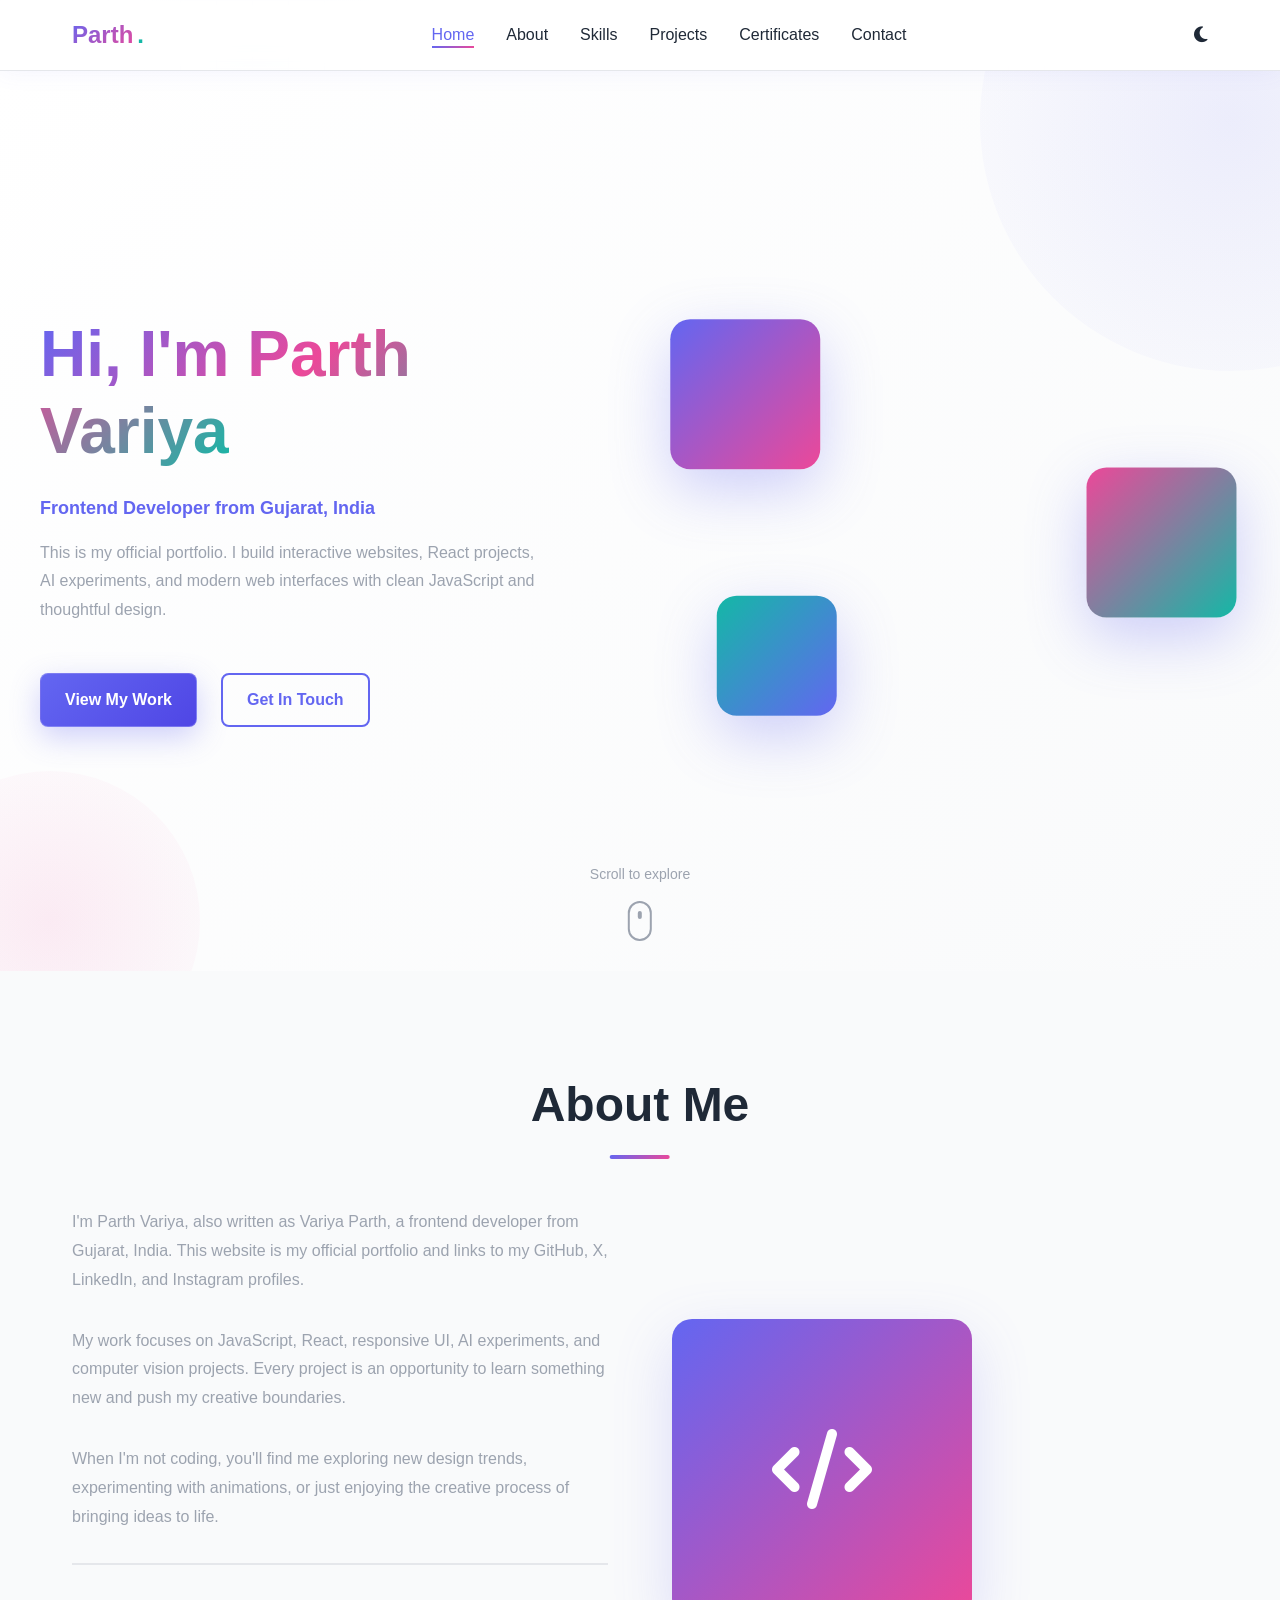
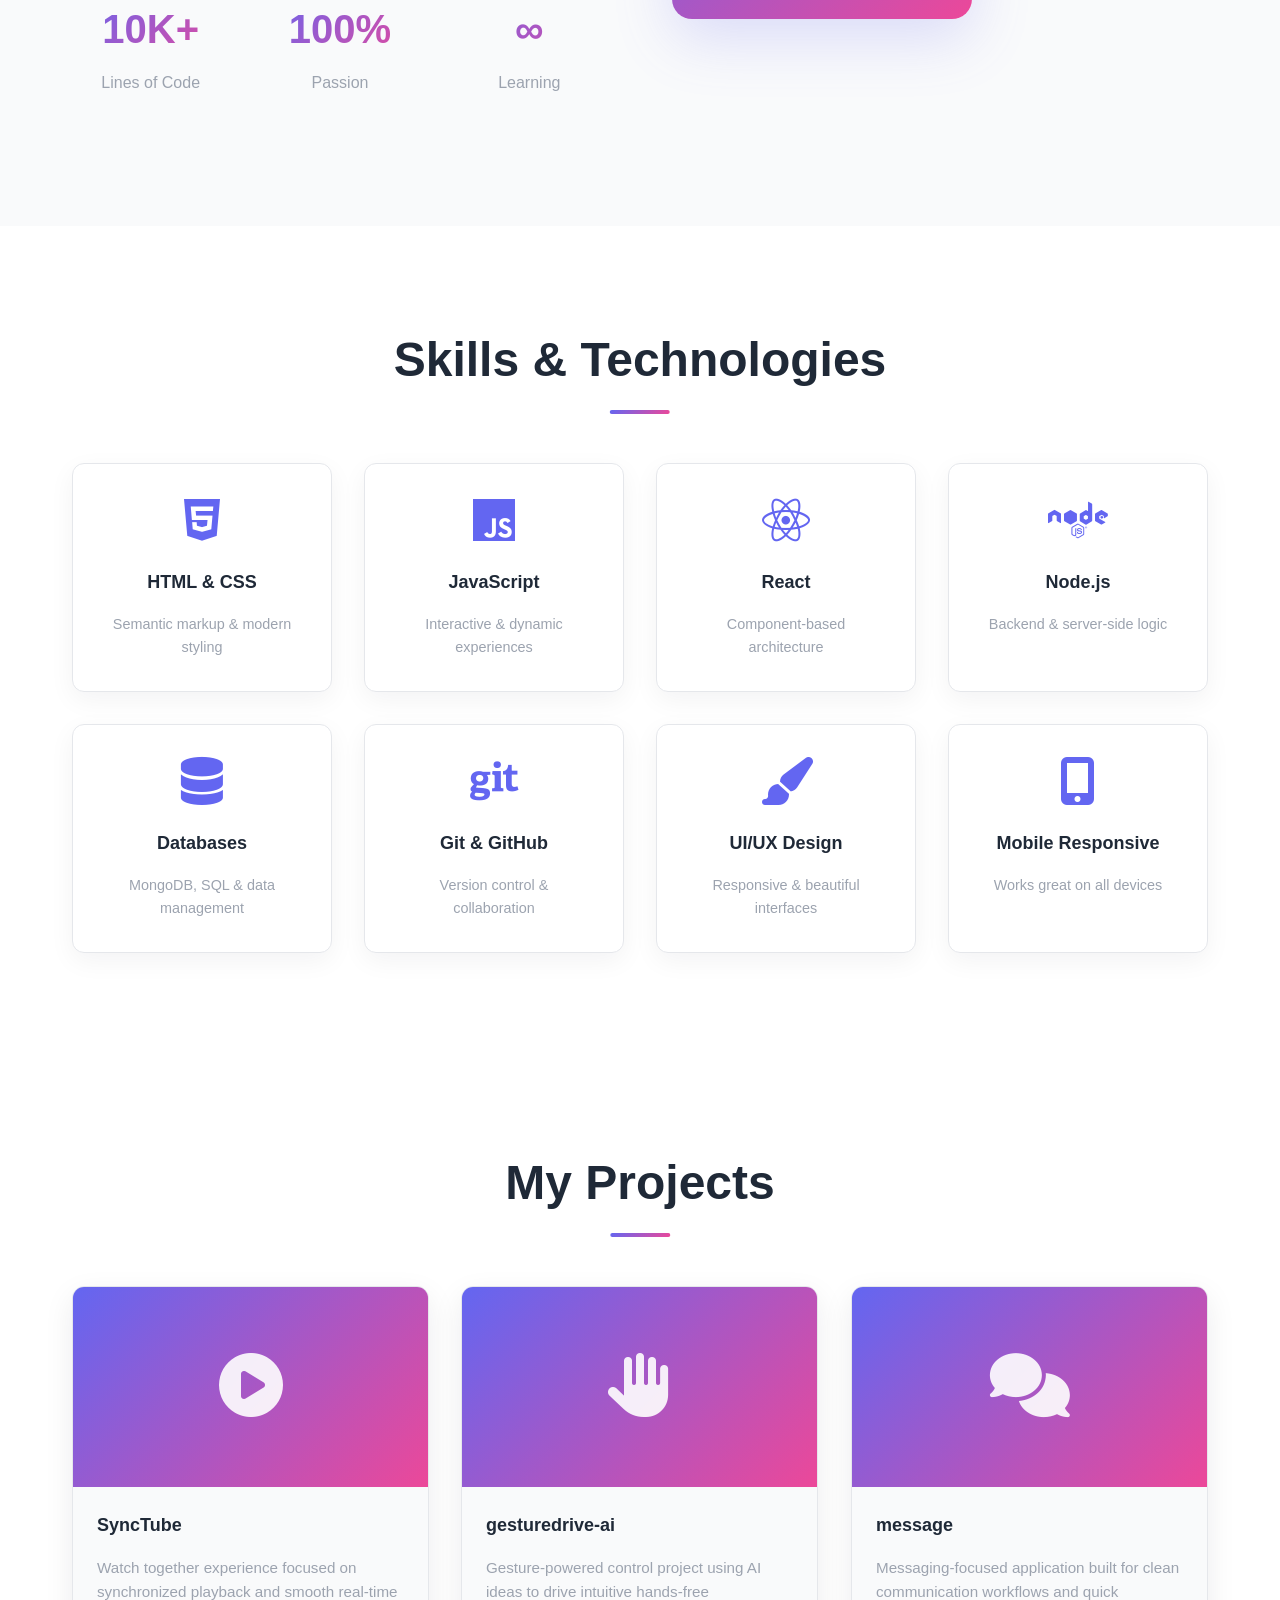
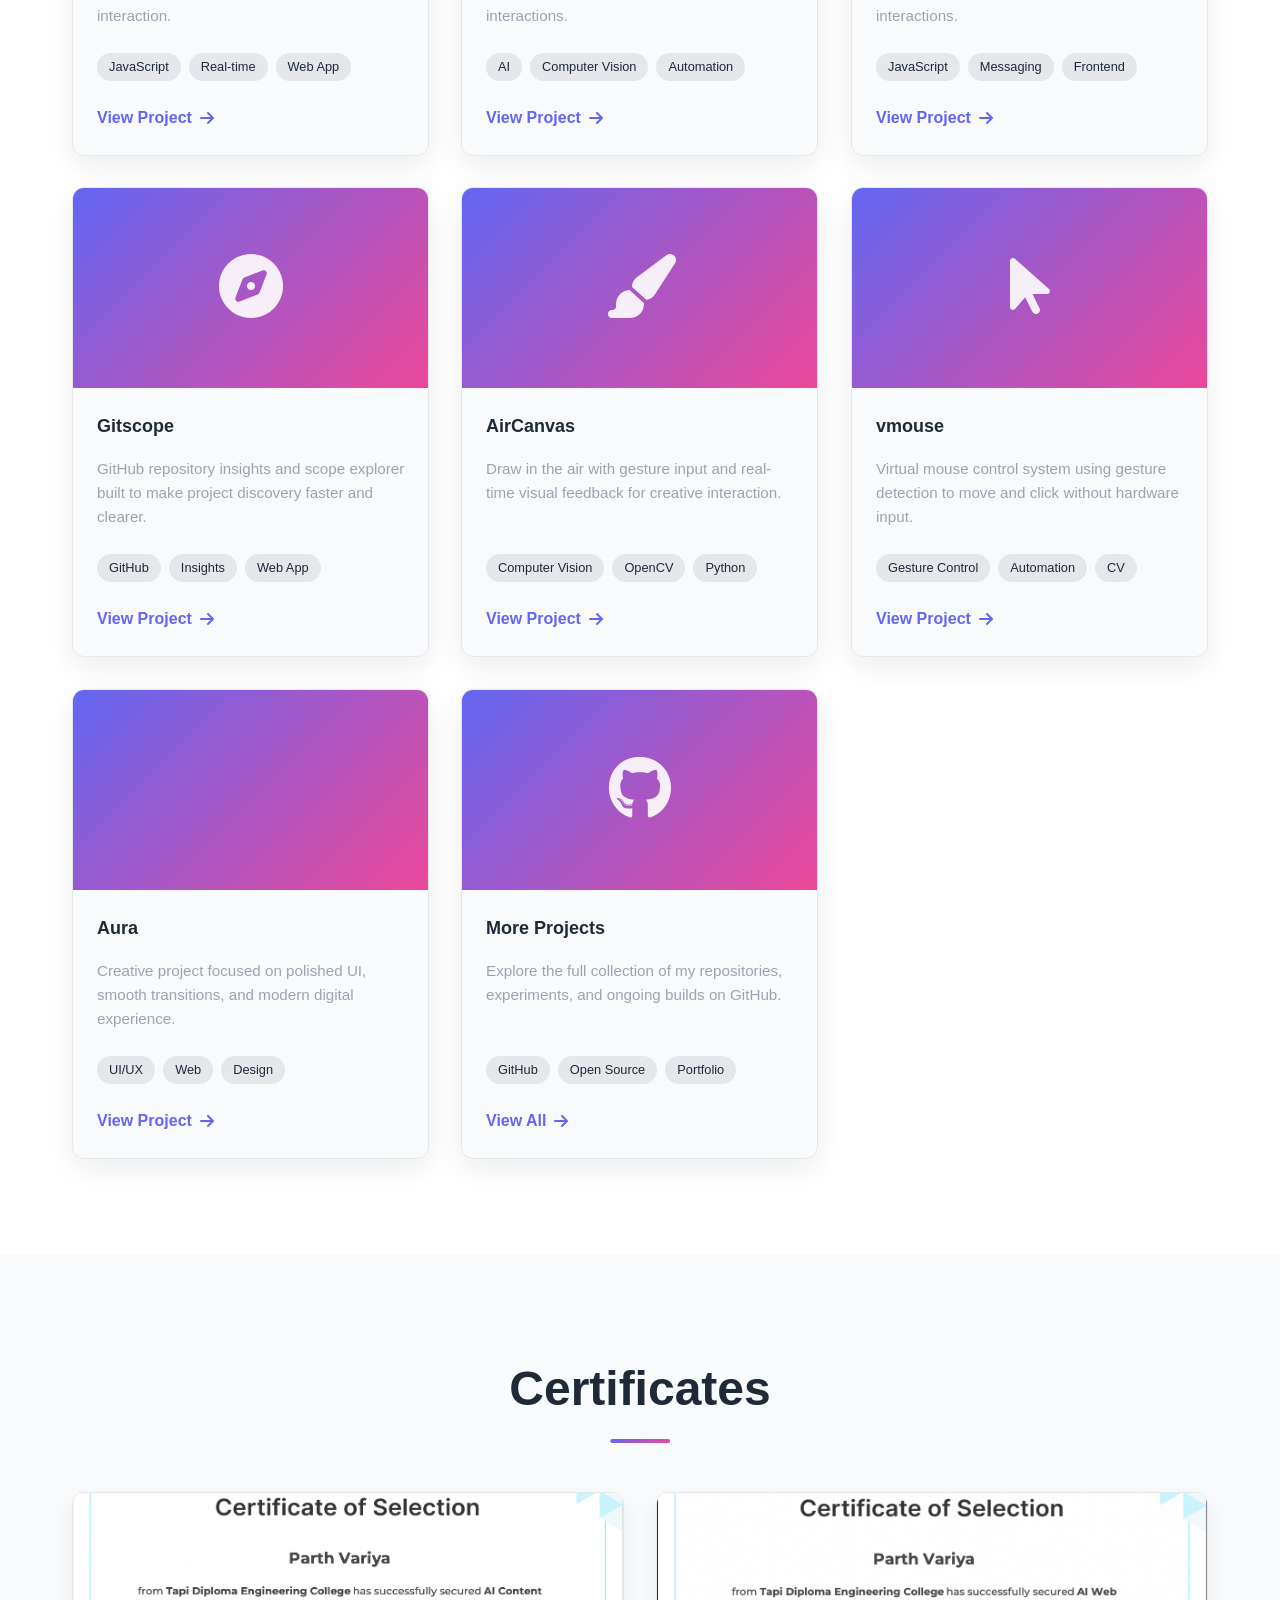
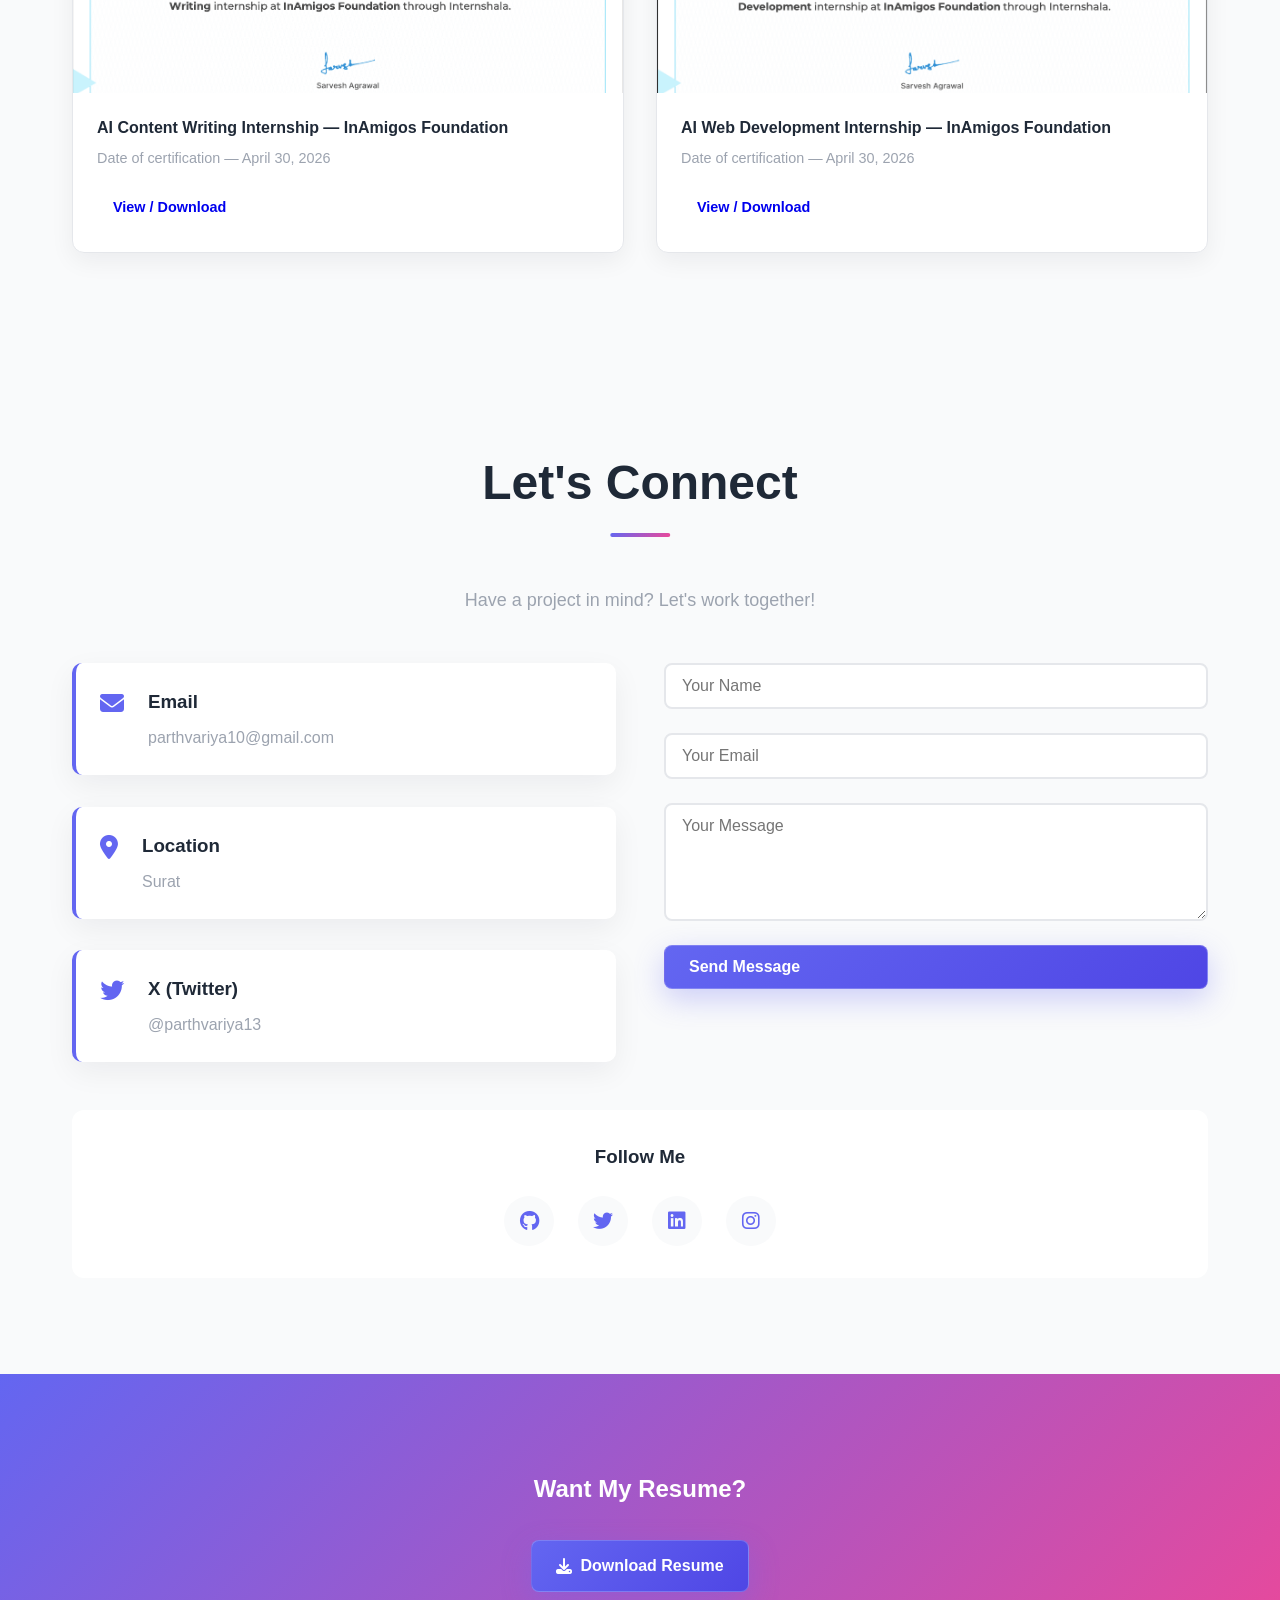
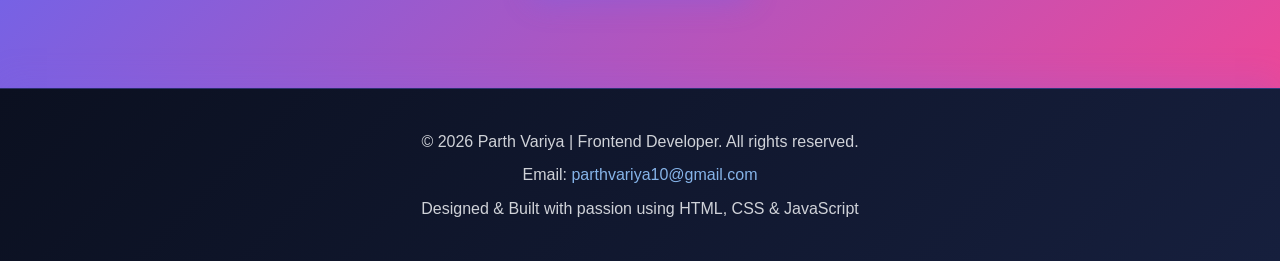
<file: index.html>
<!DOCTYPE html>
<html lang="en">
<head>
    <!-- Primary Meta Tags -->
<title>Parth Variya (Variya Parth) | Frontend Developer Portfolio</title>
<meta name="title" content="Parth Variya (Variya Parth) | Frontend Developer Portfolio">
<meta name="description" content="Official portfolio of Parth Variya (also known as Variya Parth), a Frontend Developer based in Surat, Gujarat. View projects, certificates, and social links.">
<meta name="keywords" content="Parth Variya, Variya Parth, Parth Variya Surat, Parth Variya GitHub, Parth Variya Portfolio, Frontend Developer Gujarat">

<!-- Open Graph / Facebook / LinkedIn (Helps links look good when shared) -->
<meta property="og:type" content="website">
<meta property="og:url" content="https://variyaparth.github.io/portfolio/">
<meta property="og:title" content="Parth Variya (Variya Parth) | Frontend Developer">
<meta property="og:description" content="Explore projects, skills, and contact details for Parth Variya.">

<!-- Twitter / X -->
<meta property="twitter:card" content="summary_large_image">
<meta property="twitter:url" content="https://variyaparth.github.io/portfolio/">
<meta property="twitter:title" content="Parth Variya (Variya Parth) | Frontend Developer">

    <meta charset="UTF-8">
    <meta name="viewport" content="width=device-width, initial-scale=1.0">
    <title>Parth Variya | Frontend Developer in Gujarat, India</title>
    <meta name="description" content="Official portfolio of Parth Variya, also known as Variya Parth, a frontend developer from Gujarat, India focused on JavaScript, React, modern UI, AI experiments, and web projects.">
    <meta name="keywords" content="Parth Variya, Variya Parth, official portfolio, frontend developer, web developer, React developer, JavaScript portfolio, AI projects, computer vision, Gujarat developer, Surat developer">
    <meta name="author" content="Parth Variya">
    <meta name="robots" content="index, follow">
    <meta name="theme-color" content="#111827">
    <link rel="canonical" href="https://variyaparth.github.io/portfolio/">
    <meta property="og:type" content="website">
    <meta property="og:site_name" content="Parth Variya Portfolio">
    <meta property="og:title" content="Parth Variya | Frontend Developer in Gujarat, India">
    <meta property="og:description" content="Official portfolio of Parth Variya, also known as Variya Parth, featuring frontend development, React, JavaScript, AI, and computer vision projects.">
    <meta property="og:url" content="https://variyaparth.github.io/portfolio/">
    <meta property="og:locale" content="en_IN">
    <meta name="twitter:card" content="summary">
    <meta name="twitter:title" content="Parth Variya | Frontend Developer in Gujarat, India">
    <meta name="twitter:description" content="Official portfolio of Parth Variya, also known as Variya Parth, featuring JavaScript, React, AI, and web projects.">
    <meta name="twitter:creator" content="@parthvariya13">
    <script type="application/ld+json">
    {
      "@context": "https://schema.org",
      "@graph": [
        {
          "@type": "Person",
          "@id": "https://variyaparth.github.io/portfolio/#person",
          "name": "Parth Variya",
          "alternateName": [
            "Variya Parth",
            "Parth"
          ],
          "url": "https://variyaparth.github.io/portfolio/",
          "jobTitle": "Frontend Developer",
          "description": "Official portfolio of Parth Variya, also known as Variya Parth. Parth is a frontend developer from Gujarat, India who builds modern websites, React projects, AI experiments, and computer vision projects.",
          "disambiguatingDescription": "This is the official portfolio for Parth Variya, the frontend developer at github.com/variyaparth and x.com/parthvariya13.",
          "address": {
            "@type": "PostalAddress",
            "addressLocality": "Surat",
            "addressRegion": "Gujarat",
            "addressCountry": "IN"
          },
          "sameAs": [
            "https://github.com/variyaparth",
            "https://x.com/parthvariya13",
            "https://www.linkedin.com/in/parth-variya-93bbb5267/",
            "https://www.instagram.com/yng_.parth/"
          ],
          "knowsAbout": [
            "HTML",
            "CSS",
            "JavaScript",
            "React",
            "Node.js",
            "MongoDB",
            "SQL",
            "UI/UX Design",
            "Computer Vision",
            "OpenCV",
            "Python",
            "GitHub"
          ]
        },
        {
          "@type": "WebSite",
          "@id": "https://variyaparth.github.io/portfolio/#website",
          "url": "https://variyaparth.github.io/portfolio/",
          "name": "Parth Variya Portfolio",
          "description": "Official portfolio website for Parth Variya, also known as Variya Parth, frontend developer and AI project builder.",
          "publisher": {
            "@id": "https://variyaparth.github.io/portfolio/#person"
          }
        },
        {
          "@type": "ItemList",
          "@id": "https://variyaparth.github.io/portfolio/#projects",
          "name": "Parth Variya Projects",
          "itemListElement": [
            {
              "@type": "CreativeWork",
              "position": 1,
              "name": "SyncTube",
              "url": "https://github.com/variyaparth/SyncTube",
              "description": "A synchronized watch-together web app with real-time playback interaction."
            },
            {
              "@type": "CreativeWork",
              "position": 2,
              "name": "gesturedrive-ai",
              "url": "https://github.com/variyaparth/gesturedrive-ai",
              "description": "Gesture-powered AI control project for hands-free interactions."
            },
            {
              "@type": "CreativeWork",
              "position": 3,
              "name": "AirCanvas",
              "url": "https://github.com/variyaparth/AirCanvas",
              "description": "Computer vision project for drawing in the air with gesture input."
            },
            {
              "@type": "CreativeWork",
              "position": 4,
              "name": "vmouse",
              "url": "https://github.com/variyaparth/vmouse",
              "description": "Virtual mouse control system using gesture detection."
                        },
                        {
                            "@type": "CreativeWork",
                            "position": 5,
                            "name": "Gitscope",
                            "url": "https://git-scope-virid.vercel.app/",
                            "description": "A project focused on GitHub repository insights and scope exploration."
            }
          ]
        }
      ]
    }
    </script>
    <link rel="stylesheet" href="css/styles.css">
    <link rel="stylesheet" href="https://cdnjs.cloudflare.com/ajax/libs/font-awesome/6.4.0/css/all.min.css">
</head>
<body>
    <!-- Navigation Bar -->
    <nav class="navbar">
        <div class="nav-container">
            <div class="nav-logo">
                <span class="logo-text">Parth</span>
                <span class="logo-dot">.</span>
            </div>
            <ul class="nav-menu">
                <li><a href="#home" class="nav-link active">Home</a></li>
                <li><a href="#about" class="nav-link">About</a></li>
                <li><a href="#skills" class="nav-link">Skills</a></li>
                <li><a href="#projects" class="nav-link">Projects</a></li>
                <li><a href="#certificates" class="nav-link">Certificates</a></li>
                <li><a href="#contact" class="nav-link">Contact</a></li>
            </ul>
            <div class="nav-actions">
                <button id="theme-toggle" class="theme-toggle" aria-label="Toggle dark mode">
                    <i class="fas fa-moon"></i>
                </button>
                <button class="hamburger" id="hamburger">
                    <span></span>
                    <span></span>
                    <span></span>
                </button>
            </div>
        </div>
    </nav>

    <!-- Hero Section -->
    <section id="home" class="hero">
        <div class="hero-content">
            <div class="hero-text">
                <h1 class="hero-title">
                    <span class="text-gradient">Hi, I'm Parth Variya</span>
                </h1>
                <p class="hero-subtitle">Frontend Developer from Gujarat, India</p>
                <p class="hero-description">
                    This is my official portfolio. I build interactive websites, React projects, AI experiments,
                    and modern web interfaces with clean JavaScript and thoughtful design.
                </p>
                <div class="button-group">
                    <a href="#projects" class="btn btn-primary">View My Work</a>
                    <a href="#contact" class="btn btn-secondary">Get In Touch</a>
                </div>
            </div>
            <div class="hero-visual">
                <div class="floating-card card-1"></div>
                <div class="floating-card card-2"></div>
                <div class="floating-card card-3"></div>
            </div>
        </div>
        <div class="scroll-indicator">
            <span>Scroll to explore</span>
            <div class="mouse">
                <div class="wheel"></div>
            </div>
        </div>
    </section>

    <!-- About Section -->
    <section id="about" class="about">
        <div class="container">
            <h2 class="section-title">About Me</h2>
            <div class="about-content">
                <div class="about-text">
                    <p>
                        I'm Parth Variya, also written as Variya Parth, a frontend developer from Gujarat, India.
                        This website is my official portfolio and links to my GitHub, X, LinkedIn, and Instagram profiles.
                    </p>
                    <p>
                        My work focuses on JavaScript, React, responsive UI, AI experiments, and computer vision projects.
                        Every project is an opportunity to learn something new and push my creative boundaries.
                    </p>
                    <p>
                        When I'm not coding, you'll find me exploring new design trends, experimenting with 
                        animations, or just enjoying the creative process of bringing ideas to life.
                    </p>
                    <div class="about-stats">
                        <div class="stat">
                            <h3>10K+</h3>
                            <p>Lines of Code</p>
                        </div>
                        <div class="stat">
                            <h3>100%</h3>
                            <p>Passion</p>
                        </div>
                        <div class="stat">
                            <h3>∞</h3>
                            <p>Learning</p>
                        </div>
                    </div>
                </div>
                <div class="about-image">
                    <div class="image-placeholder">
                        <i class="fas fa-code"></i>
                    </div>
                </div>
            </div>
        </div>
    </section>

    <!-- Skills Section -->
    <section id="skills" class="skills">
        <div class="container">
            <h2 class="section-title">Skills & Technologies</h2>
            <div class="skills-grid">
                <div class="skill-card">
                    <i class="fab fa-html5"></i>
                    <h3>HTML & CSS</h3>
                    <p>Semantic markup & modern styling</p>
                </div>
                <div class="skill-card">
                    <i class="fab fa-js"></i>
                    <h3>JavaScript</h3>
                    <p>Interactive & dynamic experiences</p>
                </div>
                <div class="skill-card">
                    <i class="fab fa-react"></i>
                    <h3>React</h3>
                    <p>Component-based architecture</p>
                </div>
                <div class="skill-card">
                    <i class="fab fa-node"></i>
                    <h3>Node.js</h3>
                    <p>Backend & server-side logic</p>
                </div>
                <div class="skill-card">
                    <i class="fas fa-database"></i>
                    <h3>Databases</h3>
                    <p>MongoDB, SQL & data management</p>
                </div>
                <div class="skill-card">
                    <i class="fab fa-git"></i>
                    <h3>Git & GitHub</h3>
                    <p>Version control & collaboration</p>
                </div>
                <div class="skill-card">
                    <i class="fas fa-paint-brush"></i>
                    <h3>UI/UX Design</h3>
                    <p>Responsive & beautiful interfaces</p>
                </div>
                <div class="skill-card">
                    <i class="fas fa-mobile-alt"></i>
                    <h3>Mobile Responsive</h3>
                    <p>Works great on all devices</p>
                </div>
            </div>
        </div>
    </section>

    <!-- Projects Section -->
    <section id="projects" class="projects">
        <div class="container">
            <h2 class="section-title">My Projects</h2>
            <div class="projects-grid">
                <div class="project-card">
                    <div class="project-image">
                        <div class="image-placeholder-project">
                            <i class="fas fa-play-circle"></i>
                        </div>
                    </div>
                    <div class="project-content">
                        <h3>SyncTube</h3>
                        <p>Watch together experience focused on synchronized playback and smooth real-time interaction.</p>
                        <div class="project-tags">
                            <span class="tag">JavaScript</span>
                            <span class="tag">Real-time</span>
                            <span class="tag">Web App</span>
                        </div>
                        <a href="https://github.com/variyaparth/SyncTube" target="_blank" rel="noopener noreferrer" class="project-link">View Project <i class="fas fa-arrow-right"></i></a>
                    </div>
                </div>

                <div class="project-card">
                    <div class="project-image">
                        <div class="image-placeholder-project">
                            <i class="fas fa-hand-paper"></i>
                        </div>
                    </div>
                    <div class="project-content">
                        <h3>gesturedrive-ai</h3>
                        <p>Gesture-powered control project using AI ideas to drive intuitive hands-free interactions.</p>
                        <div class="project-tags">
                            <span class="tag">AI</span>
                            <span class="tag">Computer Vision</span>
                            <span class="tag">Automation</span>
                        </div>
                        <a href="https://github.com/variyaparth/gesturedrive-ai" target="_blank" rel="noopener noreferrer" class="project-link">View Project <i class="fas fa-arrow-right"></i></a>
                    </div>
                </div>

                <div class="project-card">
                    <div class="project-image">
                        <div class="image-placeholder-project">
                            <i class="fas fa-comments"></i>
                        </div>
                    </div>
                    <div class="project-content">
                        <h3>message</h3>
                        <p>Messaging-focused application built for clean communication workflows and quick interactions.</p>
                        <div class="project-tags">
                            <span class="tag">JavaScript</span>
                            <span class="tag">Messaging</span>
                            <span class="tag">Frontend</span>
                        </div>
                        <a href="https://github.com/variyaparth/message" target="_blank" rel="noopener noreferrer" class="project-link">View Project <i class="fas fa-arrow-right"></i></a>
                    </div>
                </div>

                <div class="project-card">
                    <div class="project-image">
                        <div class="image-placeholder-project">
                            <i class="fas fa-compass"></i>
                        </div>
                    </div>
                    <div class="project-content">
                        <h3>Gitscope</h3>
                        <p>GitHub repository insights and scope explorer built to make project discovery faster and clearer.</p>
                        <div class="project-tags">
                            <span class="tag">GitHub</span>
                            <span class="tag">Insights</span>
                            <span class="tag">Web App</span>
                        </div>
                        <a href="https://git-scope-virid.vercel.app/" target="_blank" rel="noopener noreferrer" class="project-link">View Project <i class="fas fa-arrow-right"></i></a>
                    </div>
                </div>

                <div class="project-card">
                    <div class="project-image">
                        <div class="image-placeholder-project">
                            <i class="fas fa-paint-brush"></i>
                        </div>
                    </div>
                    <div class="project-content">
                        <h3>AirCanvas</h3>
                        <p>Draw in the air with gesture input and real-time visual feedback for creative interaction.</p>
                        <div class="project-tags">
                            <span class="tag">Computer Vision</span>
                            <span class="tag">OpenCV</span>
                            <span class="tag">Python</span>
                        </div>
                        <a href="https://github.com/variyaparth/AirCanvas" target="_blank" rel="noopener noreferrer" class="project-link">View Project <i class="fas fa-arrow-right"></i></a>
                    </div>
                </div>

                <div class="project-card">
                    <div class="project-image">
                        <div class="image-placeholder-project">
                            <i class="fas fa-mouse-pointer"></i>
                        </div>
                    </div>
                    <div class="project-content">
                        <h3>vmouse</h3>
                        <p>Virtual mouse control system using gesture detection to move and click without hardware input.</p>
                        <div class="project-tags">
                            <span class="tag">Gesture Control</span>
                            <span class="tag">Automation</span>
                            <span class="tag">CV</span>
                        </div>
                        <a href="https://github.com/variyaparth/vmouse" target="_blank" rel="noopener noreferrer" class="project-link">View Project <i class="fas fa-arrow-right"></i></a>
                    </div>
                </div>

                <div class="project-card">
                    <div class="project-image">
                        <div class="image-placeholder-project">
                            <i class="fas fa-sparkles"></i>
                        </div>
                    </div>
                    <div class="project-content">
                        <h3>Aura</h3>
                        <p>Creative project focused on polished UI, smooth transitions, and modern digital experience.</p>
                        <div class="project-tags">
                            <span class="tag">UI/UX</span>
                            <span class="tag">Web</span>
                            <span class="tag">Design</span>
                        </div>
                        <a href="https://github.com/variyaparth/Aura" target="_blank" rel="noopener noreferrer" class="project-link">View Project <i class="fas fa-arrow-right"></i></a>
                    </div>
                </div>

                <div class="project-card">
                    <div class="project-image">
                        <div class="image-placeholder-project">
                            <i class="fab fa-github"></i>
                        </div>
                    </div>
                    <div class="project-content">
                        <h3>More Projects</h3>
                        <p>Explore the full collection of my repositories, experiments, and ongoing builds on GitHub.</p>
                        <div class="project-tags">
                            <span class="tag">GitHub</span>
                            <span class="tag">Open Source</span>
                            <span class="tag">Portfolio</span>
                        </div>
                        <a href="https://github.com/variyaparth?tab=repositories" target="_blank" rel="noopener noreferrer" class="project-link">View All <i class="fas fa-arrow-right"></i></a>
                    </div>
                </div>
            </div>
        </div>
    </section>
    <!-- Certificates Section -->
    <section id="certificates" class="certificates">
        <div class="container">
            <h2 class="section-title">Certificates</h2>
            <div class="certificate-grid">
                <div class="certificate-card">
                    <div class="certificate-img">
                        <img src="assets/certificate-content-writing.png" alt="Internship Certificate - AI Content Writing">
                    </div>
                    <div class="certificate-meta">
                        <h3>AI Content Writing Internship — InAmigos Foundation</h3>
                        <p>Date of certification — April 30, 2026</p>
                        <a href="assets/certificate-content-writing.png" target="_blank" download class="btn" aria-label="View Certificate">View / Download</a>
                    </div>
                </div>

                <div class="certificate-card">
                    <div class="certificate-img">
                        <img src="assets/certificate-web-development.png" alt="Internship Certificate - AI Web Development">
                    </div>
                    <div class="certificate-meta">
                        <h3>AI Web Development Internship — InAmigos Foundation</h3>
                        <p>Date of certification — April 30, 2026</p>
                        <a href="assets/certificate-web-development.png" target="_blank" download class="btn" aria-label="View Certificate">View / Download</a>
                    </div>
                </div>
            </div>
        </div>
    </section>

    <!-- Contact Section -->
    <section id="contact" class="contact">
        <div class="container">
            <h2 class="section-title">Let's Connect</h2>
            <p class="contact-subtitle">Have a project in mind? Let's work together!</p>
            
            <div class="contact-content">
                <div class="contact-info">
                    <div class="info-item">
                        <i class="fas fa-envelope"></i>
                        <div>
                            <h3>Email</h3>
                            <a href="mailto:parthvariya10@gmail.com">parthvariya10@gmail.com</a>
                        </div>
                    </div>
                    <div class="info-item">
                        <i class="fas fa-map-marker-alt"></i>
                        <div>
                            <h3>Location</h3>
                            <p>Surat</p>
                        </div>
                    </div>
                    <div class="info-item">
                        <i class="fab fa-twitter"></i>
                        <div>
                            <h3>X (Twitter)</h3>
                            <a href="https://x.com/parthvariya13" target="_blank" rel="noopener noreferrer">@parthvariya13</a>
                        </div>
                    </div>
                </div>

                <form class="contact-form" id="contact-form" action="https://formsubmit.co/ajax/parthvariya10@gmail.com" method="POST">
                    <input type="hidden" name="_subject" value="New Portfolio Contact Message">
                    <input type="hidden" name="_captcha" value="false">
                    <div class="form-group">
                        <input type="text" name="name" placeholder="Your Name" required>
                    </div>
                    <div class="form-group">
                        <input type="email" name="email" placeholder="Your Email" required>
                    </div>
                    <div class="form-group">
                        <textarea name="message" placeholder="Your Message" rows="5" required></textarea>
                    </div>
                    <button type="submit" class="btn btn-primary">Send Message</button>
                </form>
            </div>

            <div class="social-links">
                <h3>Follow Me</h3>
                <div class="social-icons">
                    <a href="https://github.com/variyaparth" target="_blank" rel="noopener noreferrer" class="social-icon" aria-label="GitHub">
                        <i class="fab fa-github"></i>
                    </a>
                    <a href="https://x.com/parthvariya13" target="_blank" rel="noopener noreferrer" class="social-icon" aria-label="X">
                        <i class="fab fa-twitter"></i>
                    </a>
                    <a href="https://www.linkedin.com/in/parth-variya-93bbb5267/" target="_blank" rel="noopener noreferrer" class="social-icon" aria-label="LinkedIn">
                        <i class="fab fa-linkedin"></i>
                    </a>
                    <a href="https://www.instagram.com/yng_.parth/" target="_blank" rel="noopener noreferrer" class="social-icon" aria-label="Instagram">
                        <i class="fab fa-instagram"></i>
                    </a>
                </div>
            </div>
        </div>
    </section>

    <!-- Resume Download Section -->
    <section class="resume-section">
        <div class="container">
            <h3>Want My Resume?</h3>
            <a href="assets/Parth-Resume.txt" download="Parth-Variya-Resume.txt" class="btn btn-primary">
                <i class="fas fa-download"></i> Download Resume
            </a>
        </div>
    </section>

    <!-- Footer -->
    <footer class="footer">
        <div class="container">
            <p>&copy; <span class="year">2026</span> Parth Variya | Frontend Developer. All rights reserved.</p>
            <p>Email: <a href="mailto:parthvariya10@gmail.com">parthvariya10@gmail.com</a></p>
            <p>Designed & Built with passion using HTML, CSS & JavaScript</p>
        </div>
    </footer>

    <script src="js/script.js"></script>
</body>
</html>
</file>
<file: css/styles.css>
/* ==================== ROOT & VARIABLES ==================== */
:root {
    /* Colors */
    --primary: #6366f1;
    --primary-dark: #4f46e5;
    --secondary: #ec4899;
    --accent: #14b8a6;
    --text-light: #1f2937;
    --text-dark: #9ca3af;
    --bg-light: #ffffff;
    --bg-secondary: #f9fafb;
    --border-light: #e5e7eb;
    --glow-primary: rgba(99, 102, 241, 0.35);
    --glow-secondary: rgba(236, 72, 153, 0.25);
    
    /* Dark Mode */
    --text-light-dark: #f3f4f6;
    --text-dark-dark: #d1d5db;
    --bg-light-dark: #111827;
    --bg-secondary-dark: #1f2937;
    --border-dark: #374151;
    
    /* Spacing */
    --spacing-xs: 0.5rem;
    --spacing-sm: 1rem;
    --spacing-md: 1.5rem;
    --spacing-lg: 2rem;
    --spacing-xl: 3rem;
    --spacing-2xl: 4rem;
    
    /* Typography */
    --font-family: 'Segoe UI', Tahoma, Geneva, Verdana, sans-serif;
    --font-size-base: 1rem;
    --font-size-lg: 1.125rem;
    --font-size-xl: 1.5rem;
    --font-size-2xl: 2rem;
    --font-size-3xl: 3rem;
    
    /* Transitions */
    --transition-fast: 0.2s ease;
    --transition-normal: 0.3s ease;
    --transition-smooth: 0.5s cubic-bezier(0.4, 0, 0.2, 1);
}

body.dark-mode {
    --text-light: var(--text-light-dark);
    --text-dark: var(--text-dark-dark);
    --bg-light: var(--bg-light-dark);
    --bg-secondary: var(--bg-secondary-dark);
    --border-light: var(--border-dark);
}

/* ==================== GLOBAL STYLES ==================== */
* {
    margin: 0;
    padding: 0;
    box-sizing: border-box;
}

html {
    scroll-behavior: smooth;
}

body {
    font-family: var(--font-family);
    color: var(--text-light);
    background-color: var(--bg-light);
    transition: background-color var(--transition-normal),
                color var(--transition-normal);
    line-height: 1.6;
    background-image:
        radial-gradient(circle at 20% 10%, rgba(99, 102, 241, 0.12), transparent 35%),
        radial-gradient(circle at 80% 20%, rgba(236, 72, 153, 0.12), transparent 30%),
        radial-gradient(circle at 50% 100%, rgba(20, 184, 166, 0.1), transparent 35%);
    background-attachment: fixed;
    overflow-x: hidden;
}

body::before {
    content: '';
    position: fixed;
    inset: 0;
    pointer-events: none;
    background-image:
        linear-gradient(rgba(99, 102, 241, 0.04) 1px, transparent 1px),
        linear-gradient(90deg, rgba(99, 102, 241, 0.04) 1px, transparent 1px);
    background-size: 36px 36px;
    z-index: 0;
    animation: gridPulse 12s linear infinite;
}

.container {
    max-width: 1200px;
    margin: 0 auto;
    padding: 0 var(--spacing-lg);
    position: relative;
    z-index: 1;
}

/* ==================== NAVIGATION ==================== */
.navbar {
    position: sticky;
    top: 0;
    z-index: 1000;
    background-color: var(--bg-light);
    border-bottom: 1px solid var(--border-light);
    transition: all var(--transition-normal);
    backdrop-filter: blur(10px);
    background-color: rgba(255, 255, 255, 0.95);
    box-shadow: 0 0 24px rgba(99, 102, 241, 0.08);
}

body.dark-mode .navbar {
    background-color: rgba(17, 24, 39, 0.95);
}

.nav-container {
    max-width: 1200px;
    margin: 0 auto;
    padding: 1rem var(--spacing-lg);
    display: flex;
    justify-content: space-between;
    align-items: center;
    position: relative;
}

.nav-logo {
    font-size: var(--font-size-xl);
    font-weight: 700;
    display: flex;
    align-items: center;
    gap: 0.25rem;
}

.logo-text {
    background: linear-gradient(135deg, var(--primary), var(--secondary));
    -webkit-background-clip: text;
    -webkit-text-fill-color: transparent;
    background-clip: text;
}

.logo-dot {
    color: var(--accent);
    animation: pulse 2s infinite;
}

.nav-menu {
    display: flex;
    list-style: none;
    gap: var(--spacing-lg);
}

.nav-link {
    color: var(--text-light);
    text-decoration: none;
    font-weight: 500;
    position: relative;
    transition: color var(--transition-fast);
}

.nav-link::after {
    content: '';
    position: absolute;
    width: 0;
    height: 2px;
    bottom: -5px;
    left: 0;
    background: linear-gradient(135deg, var(--primary), var(--secondary));
    transition: width var(--transition-normal);
}

.nav-link:hover {
    color: var(--primary);
    text-shadow: 0 0 14px var(--glow-primary);
}

.nav-link:hover::after {
    width: 100%;
}

.nav-link.active {
    color: var(--primary);
}

.nav-link.active::after {
    width: 100%;
}

.nav-actions {
    display: flex;
    align-items: center;
    gap: var(--spacing-md);
}

.theme-toggle {
    background: none;
    border: none;
    color: var(--text-light);
    font-size: var(--font-size-lg);
    cursor: pointer;
    transition: transform var(--transition-normal);
}

.theme-toggle:hover {
    transform: rotate(20deg);
}

.hamburger {
    display: none;
    flex-direction: column;
    background: none;
    border: none;
    cursor: pointer;
}

.hamburger span {
    width: 25px;
    height: 3px;
    background-color: var(--text-light);
    margin: 5px 0;
    transition: all var(--transition-normal);
    border-radius: 3px;
}

/* ==================== HERO SECTION ==================== */
.hero {
    min-height: 100vh;
    display: flex;
    flex-direction: column;
    justify-content: center;
    align-items: center;
    padding: 6rem var(--spacing-lg);
    background: linear-gradient(135deg, var(--bg-light) 0%, var(--bg-secondary) 100%);
    position: relative;
    overflow: hidden;
}

body.dark-mode .hero {
    background: linear-gradient(135deg, var(--bg-light-dark) 0%, var(--bg-secondary-dark) 100%);
}

.hero::before {
    content: '';
    position: absolute;
    width: 500px;
    height: 500px;
    background: radial-gradient(circle, rgba(99, 102, 241, 0.1), transparent);
    border-radius: 50%;
    top: -200px;
    right: -200px;
    animation: float 20s infinite ease-in-out;
}

.hero::after {
    content: '';
    position: absolute;
    width: 300px;
    height: 300px;
    background: radial-gradient(circle, rgba(236, 72, 153, 0.1), transparent);
    border-radius: 50%;
    bottom: -100px;
    left: -100px;
    animation: float 15s infinite ease-in-out reverse;
}

.hero-content {
    display: grid;
    grid-template-columns: 1fr 1fr;
    gap: 4rem;
    align-items: center;
    z-index: 1;
    max-width: 1200px;
    width: 100%;
}

.hero-text {
    animation: slideInUp 1s ease-out;
}

.hero-title {
    font-size: clamp(2.5rem, 8vw, 4rem);
    font-weight: 800;
    margin-bottom: var(--spacing-md);
    line-height: 1.2;
}

.text-gradient {
    background: linear-gradient(135deg, var(--primary), var(--secondary), var(--accent));
    -webkit-background-clip: text;
    -webkit-text-fill-color: transparent;
    background-clip: text;
}

.hero-subtitle {
    font-size: var(--font-size-lg);
    color: var(--primary);
    margin-bottom: var(--spacing-sm);
    font-weight: 600;
}

.hero-description {
    font-size: var(--font-size-base);
    color: var(--text-dark);
    margin-bottom: var(--spacing-xl);
    max-width: 500px;
    line-height: 1.8;
}

.button-group {
    display: flex;
    gap: var(--spacing-md);
    flex-wrap: wrap;
}

.btn {
    padding: 0.75rem 1.5rem;
    border: none;
    border-radius: 8px;
    font-size: var(--font-size-base);
    font-weight: 600;
    cursor: pointer;
    transition: all var(--transition-normal);
    text-decoration: none;
    display: inline-flex;
    align-items: center;
    gap: 0.5rem;
    position: relative;
    overflow: hidden;
}

.btn::before {
    content: '';
    position: absolute;
    top: 0;
    left: -100%;
    width: 100%;
    height: 100%;
    background: rgba(255, 255, 255, 0.2);
    transition: left var(--transition-normal);
    z-index: -1;
}

.btn:hover::before {
    left: 100%;
}

.btn-primary {
    background: linear-gradient(135deg, var(--primary), var(--primary-dark));
    color: white;
    box-shadow: 0 10px 30px rgba(99, 102, 241, 0.3);
    border: 1px solid rgba(255, 255, 255, 0.2);
}

.btn-primary:hover {
    transform: translateY(-2px);
    box-shadow: 0 15px 40px rgba(99, 102, 241, 0.4), 0 0 24px var(--glow-primary);
}

.btn-secondary {
    background: transparent;
    color: var(--primary);
    border: 2px solid var(--primary);
}

.btn-secondary:hover {
    background: var(--primary);
    color: white;
}

.hero-visual {
    position: relative;
    height: 400px;
    animation: slideInRight 1s ease-out;
}

.floating-card {
    position: absolute;
    width: 150px;
    height: 150px;
    border-radius: 20px;
    background: linear-gradient(135deg, var(--primary), var(--secondary));
    box-shadow: 0 20px 60px rgba(99, 102, 241, 0.3);
    animation: float 6s infinite ease-in-out;
}

.card-1 {
    top: 0;
    left: 0;
    animation-delay: 0s;
}

.card-2 {
    top: 150px;
    right: 0;
    background: linear-gradient(135deg, var(--secondary), var(--accent));
    animation-delay: 1s;
}

.card-3 {
    bottom: 0;
    left: 50px;
    width: 120px;
    height: 120px;
    background: linear-gradient(135deg, var(--accent), var(--primary));
    animation-delay: 2s;
}

.scroll-indicator {
    position: absolute;
    bottom: 30px;
    left: 50%;
    transform: translateX(-50%);
    display: flex;
    flex-direction: column;
    align-items: center;
    gap: var(--spacing-sm);
    animation: bounce 2s infinite;
    cursor: pointer;
}

.scroll-indicator span {
    font-size: 0.875rem;
    color: var(--text-dark);
}

.mouse {
    width: 24px;
    height: 40px;
    border: 2px solid var(--text-dark);
    border-radius: 12px;
    position: relative;
}

.wheel {
    width: 4px;
    height: 8px;
    background-color: var(--text-dark);
    border-radius: 2px;
    position: absolute;
    left: 50%;
    top: 8px;
    transform: translateX(-50%);
    animation: scroll 1.5s infinite;
}

/* ==================== SECTIONS ==================== */
section {
    padding: 6rem var(--spacing-lg);
}

.section-title {
    font-size: clamp(2rem, 5vw, 3rem);
    font-weight: 800;
    text-align: center;
    margin-bottom: 4rem;
    position: relative;
    display: inline-block;
    left: 50%;
    transform: translateX(-50%);
}

.section-title::after {
    content: '';
    position: absolute;
    width: 60px;
    height: 4px;
    background: linear-gradient(135deg, var(--primary), var(--secondary));
    bottom: -15px;
    left: 50%;
    transform: translateX(-50%);
    border-radius: 2px;
}

/* ==================== ABOUT SECTION ==================== */
.about {
    background-color: var(--bg-secondary);
}

.about-content {
    display: grid;
    grid-template-columns: 1fr 1fr;
    gap: 4rem;
    align-items: center;
}

.about-text p {
    font-size: var(--font-size-base);
    color: var(--text-dark);
    margin-bottom: var(--spacing-lg);
    line-height: 1.8;
}

.about-stats {
    display: grid;
    grid-template-columns: repeat(3, 1fr);
    gap: var(--spacing-lg);
    margin-top: 2rem;
    padding-top: 2rem;
    border-top: 2px solid var(--border-light);
}

.stat {
    text-align: center;
}

.stat h3 {
    font-size: 2.5rem;
    background: linear-gradient(135deg, var(--primary), var(--secondary));
    -webkit-background-clip: text;
    -webkit-text-fill-color: transparent;
    background-clip: text;
    margin-bottom: var(--spacing-xs);
}

.stat p {
    color: var(--text-dark);
    font-weight: 500;
}

.image-placeholder {
    width: 300px;
    height: 300px;
    background: linear-gradient(135deg, var(--primary), var(--secondary));
    border-radius: 20px;
    display: flex;
    align-items: center;
    justify-content: center;
    font-size: 5rem;
    color: white;
    box-shadow: 0 20px 60px rgba(99, 102, 241, 0.2);
    animation: float 4s infinite ease-in-out;
}

/* ==================== SKILLS SECTION ==================== */
.skills-grid {
    display: grid;
    grid-template-columns: repeat(auto-fit, minmax(250px, 1fr));
    gap: 2rem;
}

.skill-card {
    background: var(--bg-light);
    padding: 2rem;
    border-radius: 12px;
    text-align: center;
    transition: all var(--transition-normal);
    border: 1px solid var(--border-light);
    cursor: pointer;
    backdrop-filter: blur(8px);
    box-shadow: 0 8px 26px rgba(17, 24, 39, 0.05);
}

body.dark-mode .skill-card {
    background: var(--bg-secondary);
}

.skill-card:hover {
    transform: translateY(-8px);
    border-color: var(--primary);
    box-shadow: 0 20px 40px rgba(99, 102, 241, 0.15), 0 0 24px var(--glow-primary);
}

.skill-card i {
    font-size: 3rem;
    color: var(--primary);
    margin-bottom: var(--spacing-md);
    display: block;
}

.skill-card h3 {
    font-size: var(--font-size-lg);
    margin-bottom: var(--spacing-sm);
    color: var(--text-light);
}

.skill-card p {
    color: var(--text-dark);
    font-size: 0.9rem;
}

/* ==================== PROJECTS SECTION ==================== */
.projects {
    background-color: var(--bg-light);
}

.projects-grid {
    display: grid;
    grid-template-columns: repeat(auto-fit, minmax(320px, 1fr));
    gap: 2rem;
}

.project-card {
    background: var(--bg-secondary);
    border-radius: 12px;
    overflow: hidden;
    transition: all var(--transition-normal);
    border: 1px solid var(--border-light);
    cursor: pointer;
    display: flex;
    flex-direction: column;
    height: 100%;
    backdrop-filter: blur(10px);
    box-shadow: 0 10px 30px rgba(17, 24, 39, 0.08);
}

body.dark-mode .project-card {
    background: var(--bg-secondary-dark);
}

.project-card:hover {
    transform: translateY(-10px);
    box-shadow: 0 20px 50px rgba(99, 102, 241, 0.2), 0 0 28px var(--glow-primary);
    border-color: var(--primary);
}

.project-image {
    width: 100%;
    height: 200px;
    background: linear-gradient(135deg, var(--primary), var(--secondary));
    display: flex;
    align-items: center;
    justify-content: center;
    overflow: hidden;
    position: relative;
}

.image-placeholder-project {
    font-size: 4rem;
    color: white;
    opacity: 0.9;
}

.project-content {
    padding: 1.5rem;
    flex-grow: 1;
    display: flex;
    flex-direction: column;
}

.project-content h3 {
    font-size: var(--font-size-lg);
    margin-bottom: var(--spacing-sm);
    color: var(--text-light);
}

.project-content p {
    color: var(--text-dark);
    margin-bottom: var(--spacing-md);
    font-size: 0.95rem;
    line-height: 1.6;
    flex-grow: 1;
}

.project-tags {
    display: flex;
    flex-wrap: wrap;
    gap: 0.5rem;
    margin-bottom: var(--spacing-md);
}

.tag {
    background: var(--border-light);
    color: var(--text-light);
    padding: 0.25rem 0.75rem;
    border-radius: 20px;
    font-size: 0.8rem;
    font-weight: 500;
}

body.dark-mode .tag {
    background: var(--border-dark);
    color: var(--text-light-dark);
}

.project-link {
    color: var(--primary);
    text-decoration: none;
    font-weight: 600;
    display: inline-flex;
    align-items: center;
    gap: 0.5rem;
    transition: all var(--transition-normal);
}

.project-link:hover {
    gap: 1rem;
}

/* ==================== CERTIFICATES SECTION ==================== */
.certificates {
    background-color: var(--bg-secondary);
}

.certificate-grid {
    display: grid;
    grid-template-columns: repeat(auto-fit, minmax(320px, 1fr));
    gap: 2rem;
}

.certificate-card {
    background: var(--bg-light);
    border-radius: 12px;
    border: 1px solid var(--border-light);
    box-shadow: 0 8px 24px rgba(17, 24, 39, 0.06);
    transition: all var(--transition-normal);
    overflow: hidden;
    display: flex;
    flex-direction: column;
}

body.dark-mode .certificate-card {
    background: var(--bg-secondary-dark);
}

.certificate-card:hover {
    transform: translateY(-8px);
    box-shadow: 0 20px 40px rgba(99, 102, 241, 0.15), 0 0 24px var(--glow-primary);
    border-color: var(--primary);
}

.certificate-img {
    width: 100%;
    height: 200px;
    overflow: hidden;
    flex-shrink: 0;
}

.certificate-img img {
    width: 100%;
    height: 100%;
    object-fit: cover;
    display: block;
}

.certificate-meta {
    padding: 1.5rem;
    display: flex;
    flex-direction: column;
    flex-grow: 1;
}

.certificate-meta h3 {
    margin: 0 0 0.5rem 0;
    font-size: 1rem;
    font-weight: 600;
    color: var(--text-light);
    line-height: 1.4;
}

.certificate-meta p {
    margin: 0 0 1rem 0;
    color: var(--text-dark);
    font-size: 0.9rem;
}

.certificate-meta .btn {
    margin-top: auto;
    padding: 0.6rem 1rem;
    font-size: 0.9rem;
    width: 100%;
    text-align: center;
}


/* ==================== CONTACT SECTION ==================== */
.contact {
    background-color: var(--bg-secondary);
}

.contact-subtitle {
    text-align: center;
    color: var(--text-dark);
    font-size: var(--font-size-lg);
    margin-bottom: 3rem;
}

.contact-content {
    display: grid;
    grid-template-columns: 1fr 1fr;
    gap: 3rem;
    margin-bottom: 3rem;
}

.contact-info {
    display: flex;
    flex-direction: column;
    gap: 2rem;
}

.info-item {
    display: flex;
    gap: var(--spacing-md);
    align-items: flex-start;
    padding: 1.5rem;
    background: var(--bg-light);
    border-radius: 10px;
    border-left: 4px solid var(--primary);
    backdrop-filter: blur(8px);
    box-shadow: 0 10px 30px rgba(17, 24, 39, 0.06);
}

body.dark-mode .info-item {
    background: var(--bg-secondary-dark);
}

.info-item i {
    font-size: 1.5rem;
    color: var(--primary);
    margin-top: 0.25rem;
}

.info-item h3 {
    margin-bottom: 0.5rem;
    color: var(--text-light);
}

.info-item a,
.info-item p {
    color: var(--text-dark);
    text-decoration: none;
    transition: color var(--transition-fast);
}

.info-item a:hover {
    color: var(--primary);
}

.contact-form {
    display: flex;
    flex-direction: column;
    gap: 1.5rem;
}

.form-group {
    display: flex;
    flex-direction: column;
}

.form-group input,
.form-group textarea {
    padding: 0.75rem 1rem;
    border: 2px solid var(--border-light);
    border-radius: 8px;
    font-family: var(--font-family);
    font-size: var(--font-size-base);
    color: var(--text-light);
    background: var(--bg-light);
    transition: all var(--transition-normal);
}

body.dark-mode .form-group input,
body.dark-mode .form-group textarea {
    background: var(--bg-light-dark);
    color: var(--text-light-dark);
}

.form-group input:focus,
.form-group textarea:focus {
    outline: none;
    border-color: var(--primary);
    box-shadow: 0 0 0 3px rgba(99, 102, 241, 0.1);
}

.social-links {
    text-align: center;
    padding: 2rem;
    background: var(--bg-light);
    border-radius: 12px;
}

body.dark-mode .social-links {
    background: var(--bg-secondary-dark);
}

.social-links h3 {
    margin-bottom: 1.5rem;
    color: var(--text-light);
}

.social-icons {
    display: flex;
    justify-content: center;
    gap: 1.5rem;
}

.social-icon {
    width: 50px;
    height: 50px;
    border-radius: 50%;
    display: flex;
    align-items: center;
    justify-content: center;
    background: var(--bg-secondary);
    color: var(--primary);
    font-size: 1.25rem;
    transition: all var(--transition-normal);
    text-decoration: none;
}

body.dark-mode .social-icon {
    background: var(--border-dark);
}

.social-icon:hover {
    background: var(--primary);
    color: white;
    transform: translateY(-5px);
    box-shadow: 0 10px 25px rgba(99, 102, 241, 0.3), 0 0 20px var(--glow-primary);
}

/* ==================== RESUME SECTION ==================== */
.resume-section {
    background: linear-gradient(135deg, var(--primary), var(--secondary));
    color: white;
    text-align: center;
}

.resume-section h3 {
    font-size: var(--font-size-xl);
    margin-bottom: var(--spacing-lg);
}

/* ==================== FOOTER ==================== */
.footer {
    background: linear-gradient(135deg, #0b1020, #161f3d);
    color: #e5e7eb;
    text-align: center;
    padding: 2rem var(--spacing-lg);
    border-top: 1px solid rgba(99, 102, 241, 0.35);
    box-shadow: 0 -10px 30px rgba(99, 102, 241, 0.15);
}

.footer p {
    margin: 0.5rem 0;
    opacity: 0.9;
}

.footer a {
    color: #93c5fd;
    text-decoration: none;
    transition: color var(--transition-fast), text-shadow var(--transition-fast);
}

.footer a:hover {
    color: #bfdbfe;
    text-shadow: 0 0 12px rgba(147, 197, 253, 0.5);
}

.reveal {
    opacity: 0;
    transform: translateY(24px) scale(0.98);
    transition: opacity 0.8s ease, transform 0.8s ease;
    will-change: opacity, transform;
}

.reveal.visible {
    opacity: 1;
    transform: translateY(0) scale(1);
}

/* ==================== ANIMATIONS ==================== */
@keyframes float {
    0%, 100% {
        transform: translateY(0px);
    }
    50% {
        transform: translateY(-20px);
    }
}

@keyframes bounce {
    0%, 100% {
        transform: translateX(-50%) translateY(0);
    }
    50% {
        transform: translateX(-50%) translateY(10px);
    }
}

@keyframes slideInUp {
    from {
        opacity: 0;
        transform: translateY(50px);
    }
    to {
        opacity: 1;
        transform: translateY(0);
    }
}

@keyframes slideInRight {
    from {
        opacity: 0;
        transform: translateX(50px);
    }
    to {
        opacity: 1;
        transform: translateX(0);
    }
}

@keyframes scroll {
    0%, 20%, 100% {
        transform: translateY(-2px);
        opacity: 0;
    }
    40% {
        opacity: 1;
    }
    60% {
        transform: translateY(10px);
        opacity: 0;
    }
}

@keyframes pulse {
    0%, 100% {
        opacity: 1;
    }
    50% {
        opacity: 0.5;
    }
}

@keyframes gridPulse {
    0%, 100% {
        opacity: 0.35;
    }
    50% {
        opacity: 0.6;
    }
}

@keyframes slideOutDown {
    from {
        opacity: 1;
        transform: translateY(0);
    }
    to {
        opacity: 0;
        transform: translateY(24px);
    }
}

/* ==================== RESPONSIVE DESIGN ==================== */
@media (max-width: 768px) {
    body {
        background-attachment: scroll;
    }

    .container {
        padding: 0 var(--spacing-md);
    }

    .nav-menu {
        display: none;
        position: absolute;
        top: calc(100% + 0.75rem);
        left: 0;
        right: 0;
        flex-direction: column;
        gap: 0;
        background: var(--bg-light);
        border: 1px solid var(--border-light);
        border-radius: 12px;
        padding: 0.5rem;
        box-shadow: 0 14px 35px rgba(15, 23, 42, 0.2);
        z-index: 1001;
    }

    body.dark-mode .nav-menu {
        background: var(--bg-secondary-dark);
    }

    .nav-menu.active {
        display: flex;
    }

    .nav-menu li {
        width: 100%;
    }

    .nav-menu .nav-link {
        display: block;
        padding: 0.75rem 0.9rem;
        border-radius: 8px;
    }

    .nav-menu .nav-link:hover,
    .nav-menu .nav-link.active {
        background: rgba(99, 102, 241, 0.12);
    }

    .nav-menu .nav-link::after {
        display: none;
    }

    .hamburger {
        display: flex;
    }

    .hero-content {
        grid-template-columns: 1fr;
    }

    .hero-visual {
        height: 300px;
        margin-top: 0.75rem;
    }

    .floating-card {
        width: 100px;
        height: 100px;
    }

    .card-2 {
        top: 100px;
    }

    .card-3 {
        width: 80px;
        height: 80px;
    }

    .about-content {
        grid-template-columns: 1fr;
    }

    .image-placeholder {
        width: 200px;
        height: 200px;
        margin: 0 auto;
    }

    .contact-content {
        grid-template-columns: 1fr;
    }

    .about-stats {
        grid-template-columns: repeat(2, 1fr);
    }

    .certificate-grid {
        grid-template-columns: 1fr;
        gap: 1.5rem;
    }

    .certificate-card {
        flex-direction: column;
    }

    .certificate-img {
        width: 100%;
        height: 180px;
    }

    .certificate-meta {
        padding: 1.25rem;
    }

    .certificate-meta h3 {
        font-size: 0.95rem;
    }

    section {
        padding: 4rem var(--spacing-md);
    }

    .scroll-indicator {
        display: none;
    }

    .section-title::after {
        width: 40px;
    }

    .button-group {
        flex-direction: column;
    }

    .btn {
        width: 100%;
        justify-content: center;
    }
}

@media (max-width: 480px) {
    .nav-container {
        padding: 1rem var(--spacing-sm);
    }

    .hero {
        min-height: auto;
        padding: 3rem var(--spacing-sm);
    }

    .hero-title {
        font-size: 2rem;
    }

    .hero-subtitle {
        font-size: 1rem;
    }

    .button-group {
        gap: var(--spacing-sm);
    }

    .about-stats {
        grid-template-columns: 1fr;
        gap: var(--spacing-md);
    }

    .certificate-grid {
        grid-template-columns: 1fr;
        gap: 1.25rem;
    }

    .certificate-card {
        flex-direction: column;
    }

    .certificate-img {
        width: 100%;
        height: 160px;
    }

    .certificate-meta {
        padding: 1rem;
    }

    .certificate-meta h3 {
        font-size: 0.9rem;
        margin-bottom: 0.25rem;
    }

    .certificate-meta p {
        font-size: 0.85rem;
        margin-bottom: 0.75rem;
    }

    .certificate-meta .btn {
        padding: 0.5rem 0.75rem;
        font-size: 0.85rem;
    }

    .projects-grid {
        grid-template-columns: 1fr;
        gap: 1.25rem;
    }

    .project-card {
        min-width: 0;
    }

    .contact-info {
        gap: 1rem;
    }

    .info-item {
        padding: 1rem;
    }

    .social-icons {
        gap: 1rem;
    }

    .social-icon {
        width: 40px;
        height: 40px;
        font-size: 1rem;
    }
}
</file>
